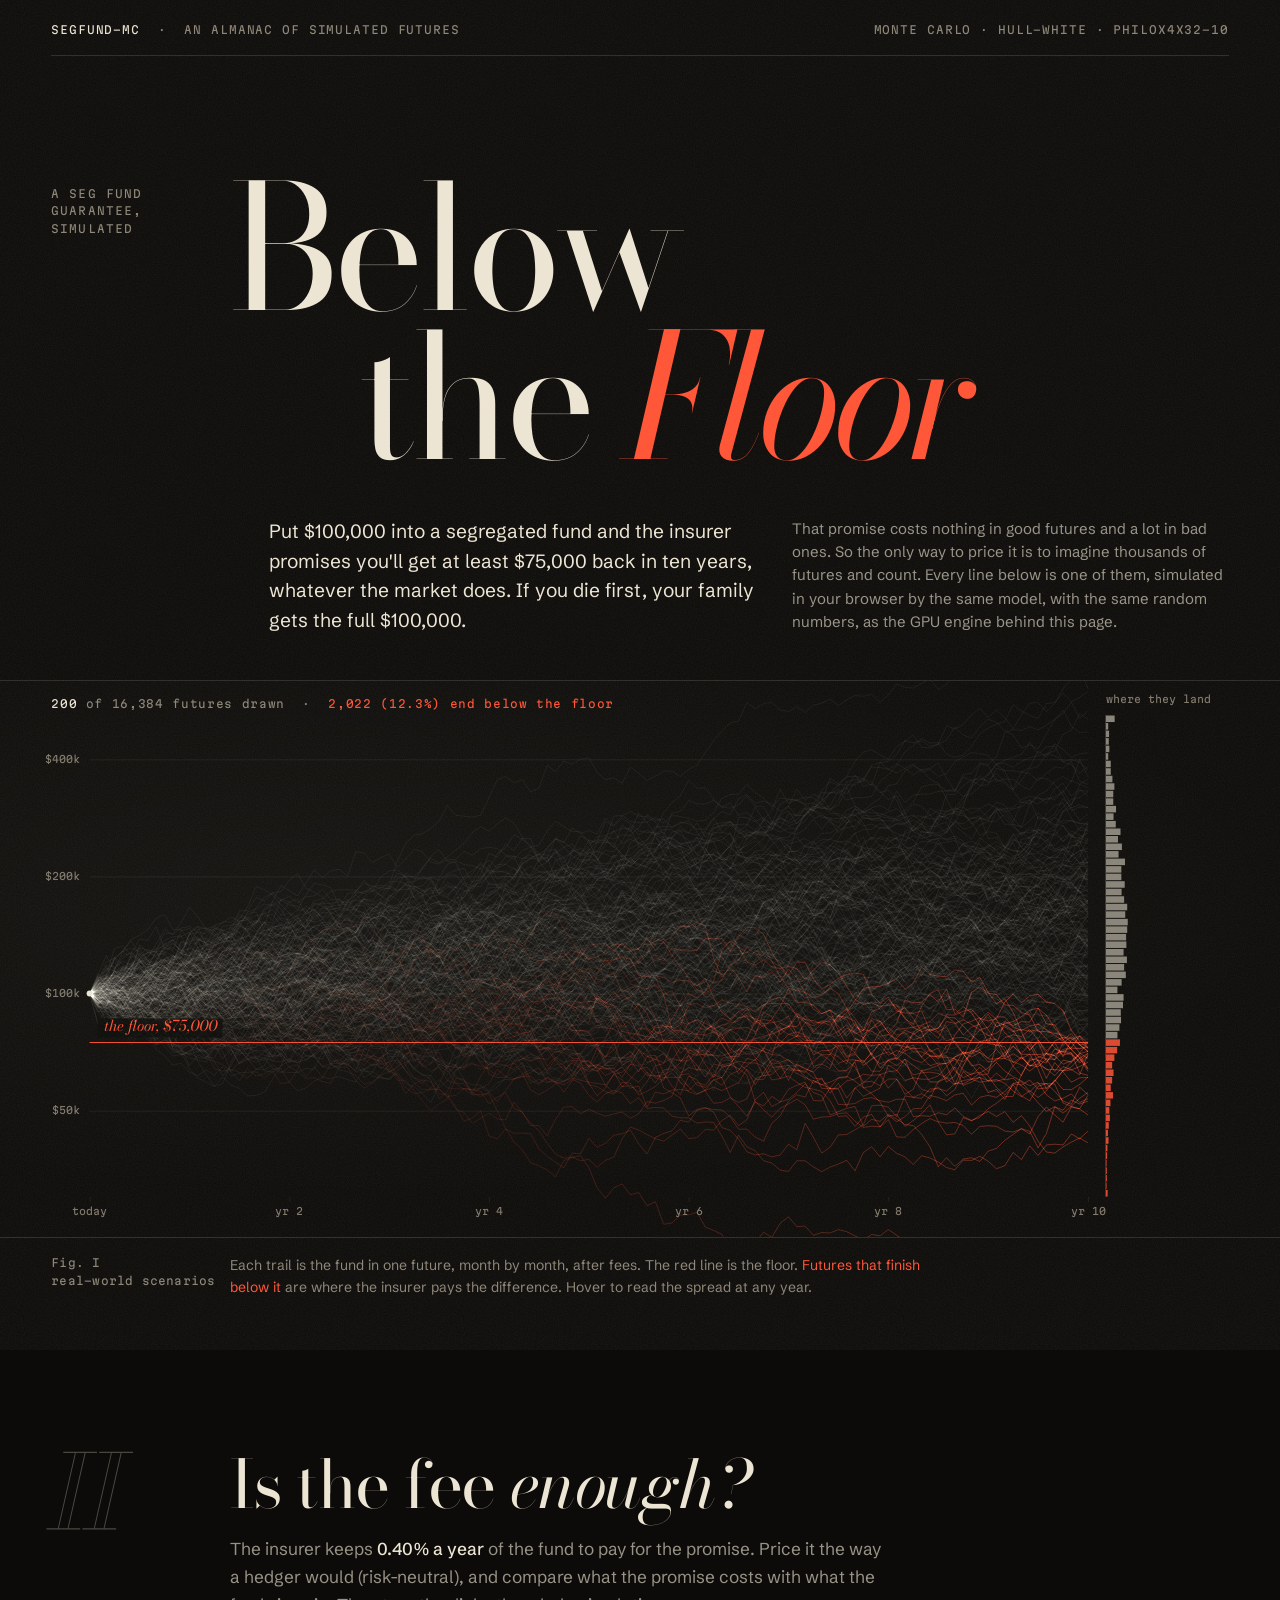
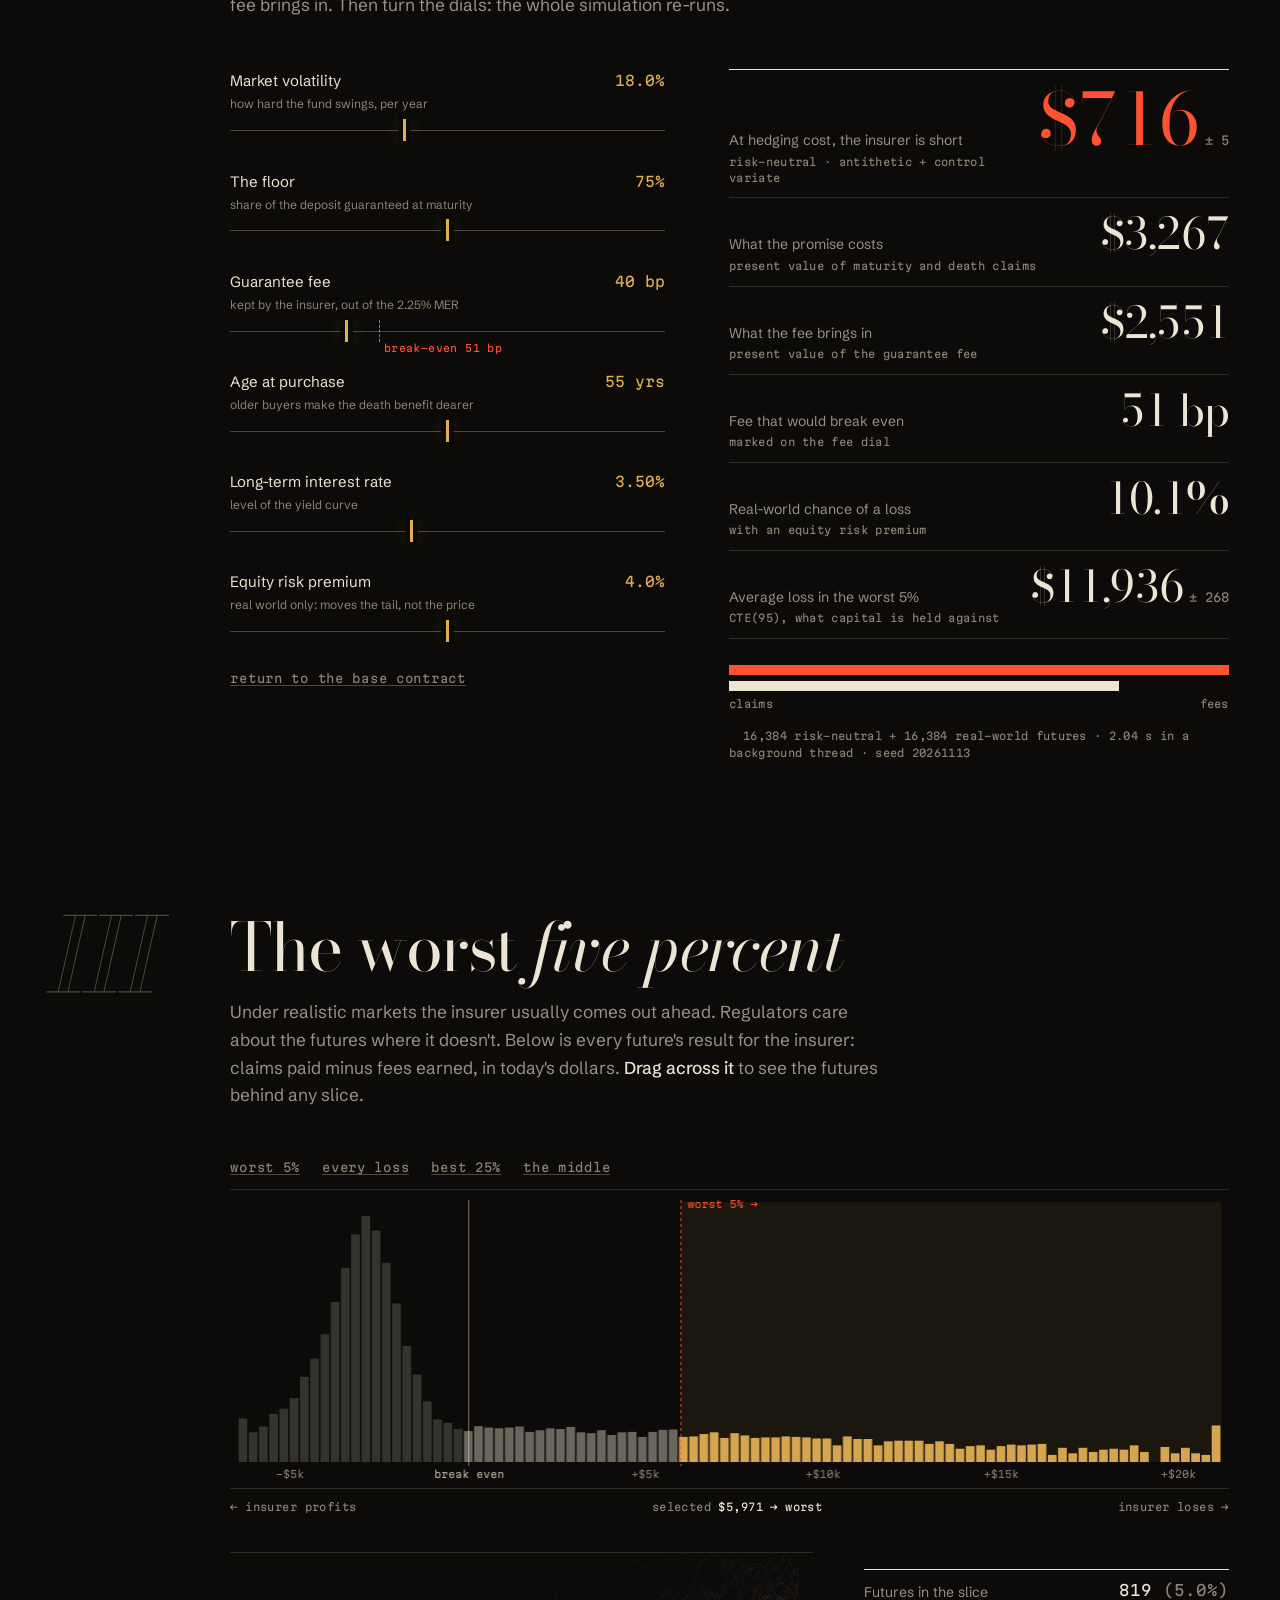
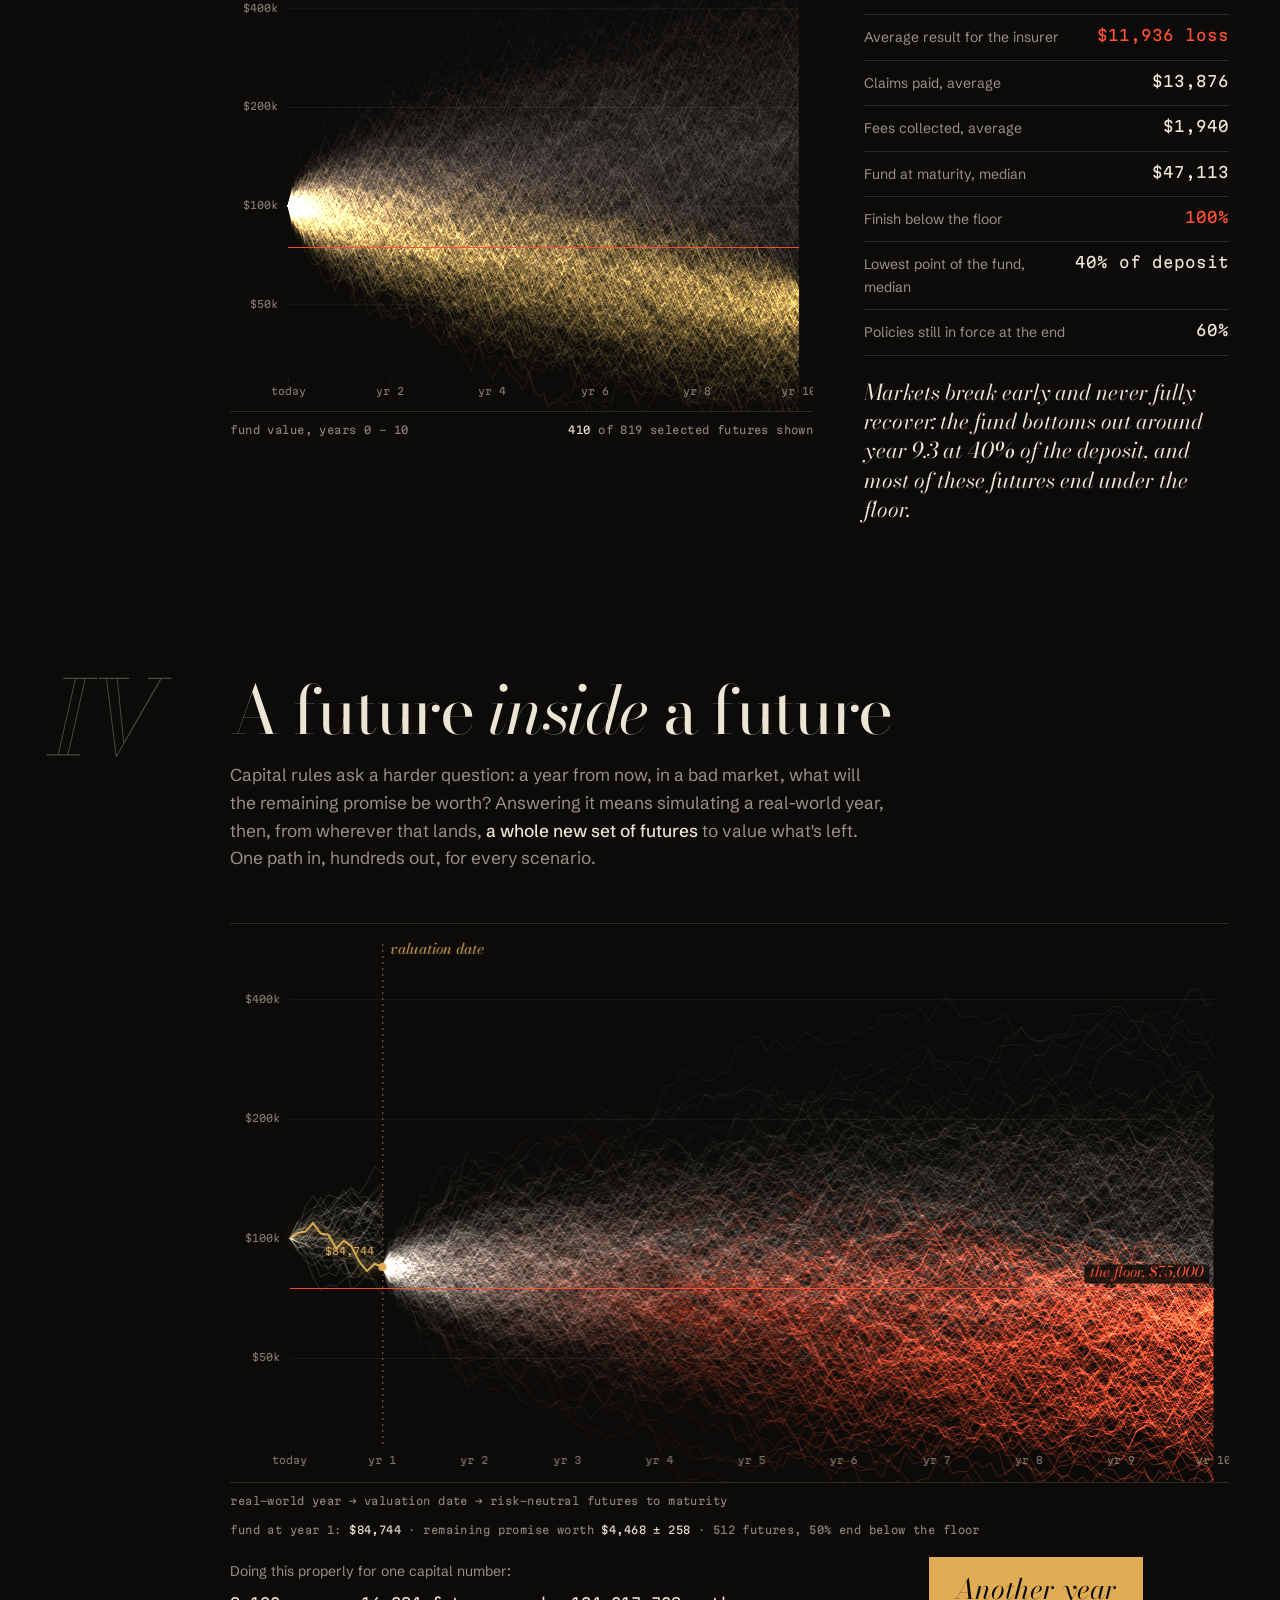
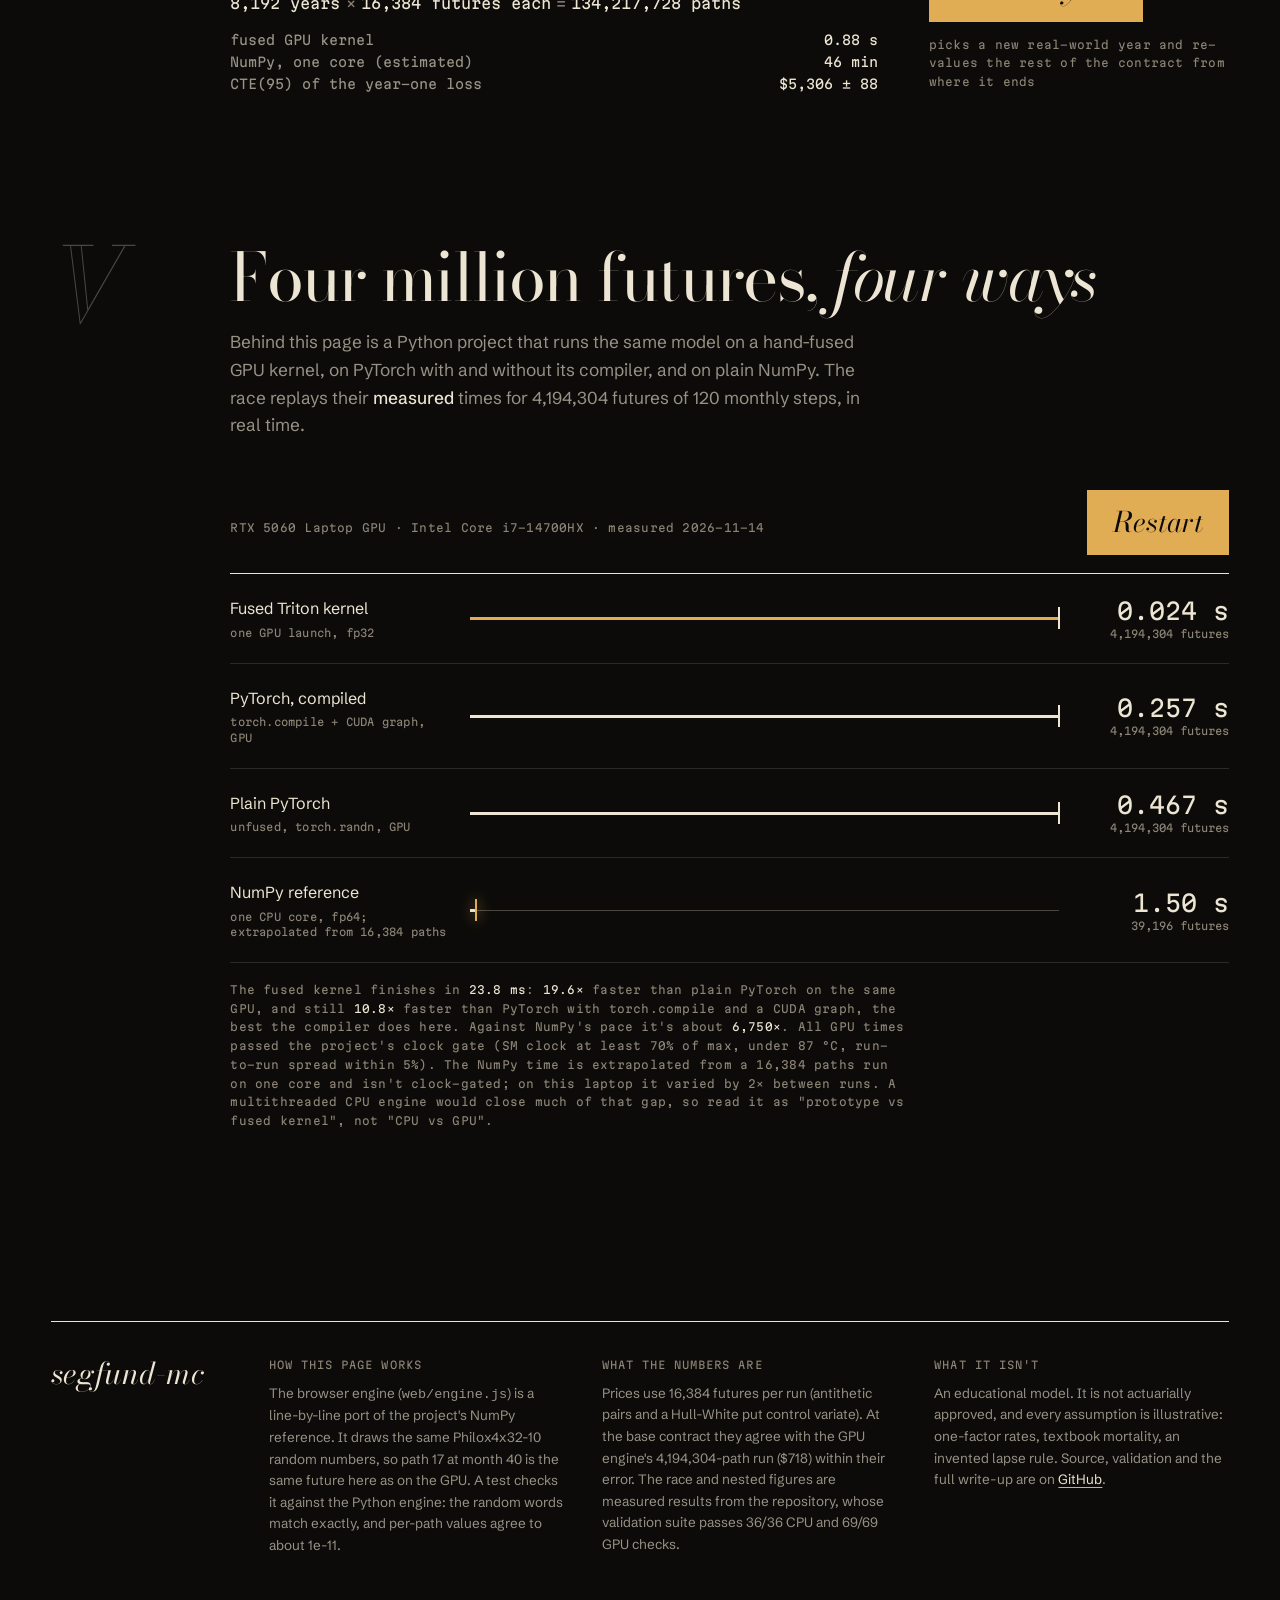
<file: web/index.html>
<!doctype html>
<html lang="en">
<head>
<meta charset="utf-8">
<meta name="viewport" content="width=device-width, initial-scale=1">
<title>Below the Floor</title>
<meta name="description" content="A segregated fund guarantee, simulated across sixteen thousand futures in your browser, with the same model and random numbers as the GPU engine behind it.">
<meta property="og:title" content="Below the Floor">
<meta property="og:description" content="Sixteen thousand simulated futures of a segregated fund guarantee, in your browser.">
<meta property="og:image" content="https://ps12007.github.io/segfund-mc/og.jpg">
<meta property="og:url" content="https://ps12007.github.io/segfund-mc/">
<meta name="twitter:card" content="summary_large_image">
<link rel="preconnect" href="https://fonts.googleapis.com">
<link rel="preconnect" href="https://fonts.gstatic.com" crossorigin>
<link href="https://fonts.googleapis.com/css2?family=Bodoni+Moda:ital,opsz,wght@0,6..96,400..600;1,6..96,400..600&family=Martian+Mono:wght@300;400&family=Schibsted+Grotesk:wght@400;500&display=swap" rel="stylesheet">
<link rel="stylesheet" href="style.css">
<link rel="icon" href="data:image/svg+xml,<svg xmlns='http://www.w3.org/2000/svg' viewBox='0 0 32 32'><rect width='32' height='32' fill='%230c0b09'/><path d='M3 10 Q12 4 16 14 T29 8' stroke='%23ede5d3' fill='none' stroke-width='1.5'/><path d='M3 22 H29' stroke='%23ff5233' stroke-width='1.5'/></svg>">
</head>
<body>

<div class="wrap">
  <div class="strip">
    <span><b>segfund-mc</b> &nbsp;·&nbsp; an almanac of simulated futures</span>
    <span>Monte Carlo · Hull-White · Philox4x32-10</span>
  </div>

  <header class="masthead">
    <div class="kicker">A seg fund<br>guarantee,<br>simulated</div>
    <h1><span class="line"><span>Below</span></span><span class="line"><span>the <em>Floor</em></span></span></h1>
  </header>

  <div class="dek fade-in">
    <div></div>
    <p>Put $100,000 into a segregated fund and the insurer promises you'll get at least $75,000 back in ten years, whatever the market does. If you die first, your family gets the full $100,000.</p>
    <p>That promise costs nothing in good futures and a lot in bad ones. So the only way to price it is to imagine thousands of futures and count. Every line below is one of them, simulated in your browser by the same model, with the same random numbers, as the GPU engine behind this page.</p>
  </div>

  <!-- I. the exposure -->
  <figure class="exposure" id="exposure" style="margin-top:0;margin-bottom:0">
    <canvas id="hero" role="img" aria-label="Fund value over ten years across thousands of simulated futures, with the guarantee floor at 75,000 dollars"></canvas>
    <div class="tally" id="tally">&nbsp;</div>
  </figure>
  <div class="caption-under">
    <div class="margin-note">Fig. I<br>real-world scenarios</div>
    <p id="hero-caption">Each trail is the fund in one future, month by month, after fees. The red line is the floor. <span class="red">Futures that finish below it</span> are where the insurer pays the difference. Hover to read the spread at any year.</p>
  </div>

  <!-- II. dials & ledger -->
  <section class="chapter" id="dials">
    <div class="numeral" aria-hidden="true">II</div>
    <div>
      <h2>Is the fee <em>enough?</em></h2>
      <p class="lede">The insurer keeps <strong>0.40% a year</strong> of the fund to pay for the promise. Price it the way a hedger would (risk-neutral), and compare what the promise costs with what the fee brings in. Then turn the dials: the whole simulation re-runs.</p>

      <div class="dials-ledger">
        <div class="dials" id="dial-list"></div>

        <div>
          <div class="ledger" id="ledger">
            <div class="row big"><div class="what">At hedging cost, the insurer is short<small id="l-net-note">risk-neutral · antithetic + control variate</small></div><div class="fig" id="l-net">—</div></div>
            <div class="row"><div class="what">What the promise costs<small>present value of maturity and death claims</small></div><div class="fig" id="l-claims">—</div></div>
            <div class="row"><div class="what">What the fee brings in<small>present value of the guarantee fee</small></div><div class="fig" id="l-fees">—</div></div>
            <div class="row"><div class="what">Fee that would break even<small>marked on the fee dial</small></div><div class="fig" id="l-be">—</div></div>
            <div class="row"><div class="what">Real-world chance of a loss<small>with an equity risk premium</small></div><div class="fig" id="l-ploss">—</div></div>
            <div class="row"><div class="what">Average loss in the worst 5%<small>CTE(95), what capital is held against</small></div><div class="fig" id="l-cte">—</div></div>
          </div>
          <div class="balance" aria-hidden="true">
            <div class="bar claims"><span id="b-claims"></span></div>
            <div class="bar fees"><span id="b-fees"></span></div>
            <div class="legend"><span>claims</span><span>fees</span></div>
          </div>
          <div class="status" id="status"><span class="dot"></span><span id="status-text">warming up the engine…</span></div>
        </div>
      </div>
    </div>
  </section>

  <!-- III. the tail -->
  <section class="chapter" id="tail">
    <div class="numeral" aria-hidden="true">III</div>
    <div>
      <h2>The worst <em>five percent</em></h2>
      <p class="lede">Under realistic markets the insurer usually comes out ahead. Regulators care about the futures where it doesn't. Below is every future's result for the insurer: claims paid minus fees earned, in today's dollars. <strong>Drag across it</strong> to see the futures behind any slice.</p>

      <div class="presets">
        <button class="textbtn" data-sel="worst5">worst 5%</button>
        <button class="textbtn" data-sel="loss">every loss</button>
        <button class="textbtn" data-sel="best">best 25%</button>
        <button class="textbtn" data-sel="middle">the middle</button>
      </div>
      <div class="plate hist" id="hist-plate"><canvas id="hist" role="img" aria-label="Histogram of the insurer's result per future; drag to select"></canvas></div>
      <div class="plate-label"><span>← insurer profits</span><span id="hist-label">&nbsp;</span><span>insurer loses →</span></div>

      <div class="tail-grid">
        <div>
          <div class="plate paths"><canvas id="slice" role="img" aria-label="Fund paths of the selected futures"></canvas></div>
          <div class="plate-label"><span>fund value, years 0 – 10</span><span id="slice-label">&nbsp;</span></div>
        </div>
        <div>
          <dl class="facts" id="facts"></dl>
          <p class="story" id="story">&nbsp;</p>
        </div>
      </div>
    </div>
  </section>

  <!-- IV. nested -->
  <section class="chapter" id="nested">
    <div class="numeral" aria-hidden="true">IV</div>
    <div>
      <h2>A future <em>inside</em> a future</h2>
      <p class="lede">Capital rules ask a harder question: a year from now, in a bad market, what will the remaining promise be worth? Answering it means simulating a real-world year, then, from wherever that lands, <strong>a whole new set of futures</strong> to value what's left. One path in, hundreds out, for every scenario.</p>

      <div class="plate tree"><canvas id="tree" role="img" aria-label="One real-world year, then a fan of risk-neutral futures from its end point"></canvas></div>
      <div class="plate-label"><span>real-world year → valuation date → risk-neutral futures to maturity</span><span id="tree-label">&nbsp;</span></div>

      <div class="nested-grid">
        <div class="cost" id="cost"></div>
        <div style="display:grid;gap:14px;justify-items:start">
          <button class="go" id="reroll">Another year</button>
          <span class="margin-note">picks a new real-world year and re-values the rest of the contract from where it ends</span>
        </div>
      </div>
    </div>
  </section>

  <!-- V. the race -->
  <section class="chapter" id="race">
    <div class="numeral" aria-hidden="true">V</div>
    <div>
      <h2>Four million futures, <em>four ways</em></h2>
      <p class="lede">Behind this page is a Python project that runs the same model on a hand-fused GPU kernel, on PyTorch with and without its compiler, and on plain NumPy. The race replays their <strong>measured</strong> times for 4,194,304 futures of 120 monthly steps, in real time.</p>

      <div class="race-head">
        <span class="margin-note" id="race-meta"></span>
        <button class="go" id="go">Start the race</button>
      </div>
      <div class="race" id="lanes"></div>
      <p class="ratio" id="ratio"></p>
    </div>
  </section>

  <footer class="colophon">
    <div class="sig">segfund&#8209;mc</div>
    <div>
      <h3>How this page works</h3>
      <p>The browser engine (<code>web/engine.js</code>) is a line-by-line port of the project's NumPy reference. It draws the same Philox4x32-10 random numbers, so path 17 at month 40 is the same future here as on the GPU. A test checks it against the Python engine: the random words match exactly, and per-path values agree to about 1e-11.</p>
    </div>
    <div>
      <h3>What the numbers are</h3>
      <p id="colo-numbers">Prices use 16,384 futures per run (antithetic pairs and a Hull-White put control variate). The race and nested figures are measured results from the repository, not computed here.</p>
    </div>
    <div>
      <h3>What it isn't</h3>
      <p>An educational model. It is not actuarially approved, and every assumption is illustrative: one-factor rates, textbook mortality, an invented lapse rule. Source, validation and the full write-up are on <a href="https://github.com/PS12007/segfund-mc">GitHub</a>.</p>
    </div>
  </footer>
</div>

<script src="engine.js"></script>
<script src="data.js"></script>
<script src="app.js"></script>
</body>
</html>
</file>
<file: web/style.css>
/* Below the Floor: a night exposure of simulated futures.
   Warm black, bone-white light trails, cinnabar for losses, brass for whatever you touch. */

:root {
  --night: #0c0b09;
  --soot: #141210;
  --ember: #1c1916;
  --bone: #ede5d3;
  --bone-dim: rgba(237, 229, 211, 0.62);
  --ash: #8c8476;
  --hair: rgba(237, 229, 211, 0.14);
  --hair-strong: rgba(237, 229, 211, 0.28);
  --cinnabar: #ff5233;
  --cinnabar-dim: rgba(255, 82, 51, 0.16);
  --brass: #e0ad55;
  --brass-dim: rgba(224, 173, 85, 0.18);

  --display: "Bodoni Moda", "Didot", "Bodoni 72", Georgia, serif;
  --text: "Schibsted Grotesk", "Helvetica Neue", Helvetica, sans-serif;
  --mono: "Martian Mono", "SFMono-Regular", Consolas, monospace;

  --gutter: clamp(16px, 4vw, 56px);
  --margin-col: clamp(0px, 14vw, 210px);
  --max: 1320px;
}

* { box-sizing: border-box; }
html { background: var(--night); color-scheme: dark; }
body {
  margin: 0;
  background: var(--night);
  color: var(--bone);
  font: 400 17px/1.6 var(--text);
  -webkit-font-smoothing: antialiased;
  text-rendering: optimizeLegibility;
  overflow-x: hidden;
}

/* film grain over everything, very quiet */
body::after {
  content: "";
  position: fixed; inset: -50%;
  pointer-events: none; z-index: 50;
  opacity: 0.07;
  background-image: url("data:image/svg+xml;utf8,<svg xmlns='http://www.w3.org/2000/svg' width='220' height='220'><filter id='n'><feTurbulence type='fractalNoise' baseFrequency='0.9' numOctaves='2' stitchTiles='stitch'/><feColorMatrix values='0 0 0 0 1  0 0 0 0 0.95  0 0 0 0 0.85  0 0 0 0.9 0'/></filter><rect width='100%' height='100%' filter='url(%23n)'/></svg>");
  animation: grain 1.2s steps(6) infinite;
}
@keyframes grain {
  0% { transform: translate(0, 0); } 20% { transform: translate(-3%, 2%); }
  40% { transform: translate(2%, -3%); } 60% { transform: translate(-2%, -1%); }
  80% { transform: translate(3%, 3%); } 100% { transform: translate(0, 0); }
}

::selection { background: var(--brass); color: var(--night); }
a { color: var(--bone); text-decoration-color: var(--brass); text-underline-offset: 3px; text-decoration-thickness: 1px; }
a:hover { color: var(--brass); }

.wrap { max-width: var(--max); margin: 0 auto; padding: 0 var(--gutter); }

/* ------------------------------------------------------------------ masthead */
.strip {
  display: flex; justify-content: space-between; gap: 16px; flex-wrap: wrap;
  padding: 22px 0 18px;
  border-bottom: 1px solid var(--hair);
  font: 400 11px/1.4 var(--mono);
  letter-spacing: 0.08em; text-transform: uppercase; color: var(--ash);
}
.strip b { color: var(--bone); font-weight: 400; }

.masthead {
  display: grid;
  grid-template-columns: var(--margin-col) minmax(0, 1fr);
  padding: clamp(48px, 9vw, 120px) 0 clamp(28px, 4vw, 48px);
}
.masthead .kicker {
  font: 400 11px/1.6 var(--mono); letter-spacing: 0.1em; text-transform: uppercase; color: var(--ash);
  padding-top: 1.2em;
}
h1 {
  margin: 0;
  font: 400 clamp(64px, 13.5vw, 196px)/0.84 var(--display);
  font-optical-sizing: auto;
  letter-spacing: -0.035em;
}
h1 em { font-style: italic; color: var(--cinnabar); letter-spacing: -0.045em; }
h1 .line { display: block; overflow: hidden; padding: 0.02em 0 0.16em; margin-bottom: -0.16em; }
h1 .line > span { display: inline-block; animation: rise 1.2s cubic-bezier(.2, .7, .1, 1) both; }
h1 .line:nth-child(2) > span { animation-delay: .12s; padding-left: clamp(40px, 10vw, 180px); }
@keyframes rise { from { transform: translateY(105%); } to { transform: none; } }

.dek {
  display: grid; grid-template-columns: var(--margin-col) minmax(0, 1fr) minmax(0, 0.9fr);
  gap: 0 clamp(20px, 3vw, 48px);
  padding-bottom: clamp(28px, 4vw, 44px);
}
.dek p { margin: 0; font-size: clamp(18px, 1.5vw, 21px); line-height: 1.55; color: var(--bone); max-width: 36em; }
.dek p + p { color: var(--bone-dim); font-size: 15px; }
.fade-in { animation: fade 1.4s .5s both; }
@keyframes fade { from { opacity: 0; transform: translateY(8px); } to { opacity: 1; transform: none; } }

/* ------------------------------------------------------------------ the exposure (hero) */
.exposure {
  position: relative;
  height: clamp(380px, 62vh, 680px);
  margin: 0 calc(-1 * var(--gutter));
  border-top: 1px solid var(--hair); border-bottom: 1px solid var(--hair);
  background:
    radial-gradient(120% 90% at 30% 40%, rgba(237, 229, 211, 0.035), transparent 60%),
    var(--night);
}
.exposure canvas, .plate canvas { position: absolute; inset: 0; width: 100%; height: 100%; display: block; }
.exposure .tally {
  position: absolute; left: var(--gutter); top: 14px;
  font: 400 11px/1.6 var(--mono); letter-spacing: 0.06em; color: var(--ash);
  pointer-events: none;
}
.exposure .tally b { color: var(--bone); font-weight: 400; }
.exposure .tally .red { color: var(--cinnabar); }
.caption-under {
  display: grid; grid-template-columns: var(--margin-col) minmax(0, 1fr);
  padding: 16px 0 0; font-size: 14px; color: var(--ash);
}
.caption-under p { margin: 0; max-width: 52em; }
.caption-under .red { color: var(--cinnabar); }

/* ------------------------------------------------------------------ chapters */
.chapter {
  display: grid;
  grid-template-columns: var(--margin-col) minmax(0, 1fr);
  padding: clamp(80px, 12vw, 160px) 0 0;
}
.numeral {
  font: italic 400 clamp(56px, 8vw, 120px)/0.8 var(--display);
  color: transparent;
  -webkit-text-stroke: 1px var(--hair-strong);
  user-select: none;
}
.chapter h2 {
  margin: 0 0 18px;
  font: 400 clamp(38px, 5.2vw, 76px)/0.98 var(--display);
  letter-spacing: -0.025em;
  max-width: 14em;
}
.chapter h2 em { font-style: italic; }
.chapter .lede { font-size: clamp(17px, 1.35vw, 19px); color: var(--bone-dim); max-width: 38em; margin: 0 0 clamp(32px, 4vw, 56px); }
.chapter .lede strong { color: var(--bone); font-weight: 500; }

.margin-note {
  font: 400 11px/1.7 var(--mono); color: var(--ash); letter-spacing: 0.02em;
}

/* ------------------------------------------------------------------ II: the dials and the ledger */
.dials-ledger {
  display: grid;
  grid-template-columns: minmax(0, 1fr) minmax(0, 1.15fr);
  gap: clamp(32px, 5vw, 88px);
  align-items: start;
}
.dials { display: grid; gap: 26px; }
.dial { display: grid; grid-template-columns: 1fr auto; align-items: baseline; gap: 4px 16px; }
.dial label { font-size: 15px; color: var(--bone); }
.dial label small { display: block; font-size: 12px; color: var(--ash); margin-top: 1px; }
.dial output { font: 400 14px var(--mono); color: var(--brass); min-width: 6ch; text-align: right; }
.dial .track { grid-column: 1 / -1; position: relative; height: 26px; }
.dial .mark {
  position: absolute; top: 2px; bottom: 2px; width: 0; border-left: 1px dashed var(--cinnabar);
  pointer-events: none; transition: left .5s cubic-bezier(.2, .7, .1, 1), opacity .3s;
}
.dial .mark::after {
  content: attr(data-label); position: absolute; top: 22px; left: 4px; white-space: nowrap;
  font: 400 10px var(--mono); color: var(--cinnabar); letter-spacing: 0.04em;
}
.dial .home {
  position: absolute; top: 9px; width: 1px; height: 8px; background: var(--ash); pointer-events: none;
}

input[type=range] {
  -webkit-appearance: none; appearance: none;
  width: 100%; height: 26px; margin: 0; background: transparent; cursor: ew-resize;
  position: relative; z-index: 1;
}
input[type=range]::-webkit-slider-runnable-track { height: 1px; background: var(--hair-strong); }
input[type=range]::-moz-range-track { height: 1px; background: var(--hair-strong); }
input[type=range]::-webkit-slider-thumb {
  -webkit-appearance: none; width: 3px; height: 22px; margin-top: -11px;
  background: var(--brass); border: 0; border-radius: 0;
  box-shadow: 0 0 0 5px rgba(12, 11, 9, 0.9), 0 0 18px rgba(224, 173, 85, 0.45);
  transition: height .15s, margin-top .15s;
}
input[type=range]::-moz-range-thumb {
  width: 3px; height: 22px; background: var(--brass); border: 0; border-radius: 0;
  box-shadow: 0 0 0 5px rgba(12, 11, 9, 0.9), 0 0 18px rgba(224, 173, 85, 0.45);
}
input[type=range]:active::-webkit-slider-thumb { height: 26px; margin-top: -13px; }
input[type=range]:focus-visible { outline: none; }
input[type=range]:focus-visible::-webkit-slider-thumb { box-shadow: 0 0 0 5px rgba(12, 11, 9, 0.9), 0 0 0 7px var(--brass); }

.textbtn {
  justify-self: start;
  background: none; border: 0; padding: 0; cursor: pointer;
  font: 400 12px var(--mono); letter-spacing: 0.06em; color: var(--ash);
  border-bottom: 1px solid var(--hair-strong);
}
.textbtn:hover { color: var(--brass); border-color: var(--brass); }

.ledger { border-top: 1px solid var(--bone); }
.ledger .row {
  display: grid; grid-template-columns: minmax(0, 1fr) auto; align-items: baseline; gap: 16px;
  padding: 14px 0 12px; border-bottom: 1px solid var(--hair);
}
.ledger .row .what { font-size: 14px; color: var(--bone-dim); }
.ledger .row .what small { display: block; font: 400 10.5px/1.5 var(--mono); color: var(--ash); letter-spacing: 0.03em; margin-top: 2px; }
.ledger .fig {
  font: 400 clamp(30px, 3.4vw, 50px)/1 var(--display); letter-spacing: -0.02em;
  font-variant-numeric: lining-nums tabular-nums; text-align: right;
  transition: color .4s;
}
.ledger .fig .pm { font: 400 12px var(--mono); color: var(--ash); letter-spacing: 0; margin-left: 6px; }
.ledger .row.big .fig { font-size: clamp(44px, 5.6vw, 84px); }
.ledger .row.big .fig.red { color: var(--cinnabar); }
.ledger .row.big .fig.bone { color: var(--bone); }
.ledger .busy { color: var(--ash); }

.balance { margin: 26px 0 6px; }
.balance .bar { position: relative; height: 10px; margin: 6px 0; }
.balance .bar span { position: absolute; left: 0; top: 0; bottom: 0; transition: width .6s cubic-bezier(.2, .7, .1, 1); }
.balance .claims span { background: var(--cinnabar); }
.balance .fees span { background: var(--bone); }
.balance .legend { display: flex; justify-content: space-between; font: 400 10.5px var(--mono); color: var(--ash); letter-spacing: 0.03em; }
.status { font: 400 10.5px/1.6 var(--mono); color: var(--ash); margin-top: 18px; letter-spacing: 0.03em; min-height: 3.2em; }
.status .dot { display: inline-block; width: 6px; height: 6px; background: var(--brass); margin-right: 8px; vertical-align: 1px; opacity: 0; }
.status.working .dot { animation: blink .7s infinite alternate; }
@keyframes blink { from { opacity: .15; } to { opacity: 1; } }

/* ------------------------------------------------------------------ plates (canvas figures) */
.plate { position: relative; border-top: 1px solid var(--hair); border-bottom: 1px solid var(--hair); }
.plate.hist { height: clamp(220px, 28vw, 300px); cursor: crosshair; touch-action: none; }
.plate.paths { height: clamp(300px, 40vw, 460px); }
.plate.tree { height: clamp(360px, 52vw, 560px); }
.plate-label {
  display: flex; justify-content: space-between; gap: 12px; flex-wrap: wrap;
  padding: 10px 0 0; font: 400 10.5px/1.6 var(--mono); color: var(--ash); letter-spacing: 0.04em;
}
.plate-label b { color: var(--bone); font-weight: 400; }

.tail-grid { display: grid; grid-template-columns: minmax(0, 1.6fr) minmax(0, 1fr); gap: clamp(24px, 4vw, 64px); margin-top: 36px; }
.facts { border-top: 1px solid var(--bone); }
.facts div { display: grid; grid-template-columns: 1fr auto; gap: 12px; padding: 11px 0; border-bottom: 1px solid var(--hair); font-size: 14px; color: var(--bone-dim); }
.facts dd, .facts dt { margin: 0; }
.facts dd { font: 400 15px var(--mono); color: var(--bone); text-align: right; }
.facts dd.brass { color: var(--brass); }
.facts dd.red { color: var(--cinnabar); }
.story { font-family: var(--display); font-style: italic; font-size: clamp(19px, 1.7vw, 24px); line-height: 1.35; margin: 22px 0 0; color: var(--bone); }

.presets { display: flex; gap: 22px; flex-wrap: wrap; margin: 0 0 14px; }

/* ------------------------------------------------------------------ IV nested */
.nested-grid { display: grid; grid-template-columns: minmax(0, 1fr) minmax(0, 300px); gap: clamp(24px, 4vw, 64px); align-items: end; margin-top: 18px; }
.cost { font-size: 14px; color: var(--bone-dim); }
.cost .eq { font: 400 clamp(13px, 1.15vw, 16px)/1.6 var(--mono); color: var(--bone); margin: 10px 0 16px; }
.cost .eq .x { color: var(--ash); padding: 0 .35em; }
.cost .vs { display: grid; grid-template-columns: auto 1fr; gap: 6px 14px; font: 400 13px var(--mono); }
.cost .vs .t { color: var(--bone); text-align: right; }

/* ------------------------------------------------------------------ V race */
.race { border-top: 1px solid var(--bone); }
.lane { display: grid; grid-template-columns: minmax(0, 220px) minmax(0, 1fr) minmax(0, 150px); gap: 20px; align-items: center; padding: 22px 0; border-bottom: 1px solid var(--hair); }
.lane .who { font-size: 16px; }
.lane .who small { display: block; font: 400 10.5px/1.5 var(--mono); color: var(--ash); letter-spacing: 0.02em; margin-top: 3px; }
.lane .road { position: relative; height: 22px; }
.lane .road::before { content: ""; position: absolute; left: 0; right: 0; top: 50%; height: 1px; background: var(--hair-strong); }
.lane .fill { position: absolute; left: 0; top: calc(50% - 1px); height: 3px; width: 0; background: var(--bone); }
.lane .tip { position: absolute; top: 0; bottom: 0; width: 2px; left: 0; background: var(--brass); box-shadow: 0 0 14px var(--brass); }
.lane.done .tip { background: var(--bone); box-shadow: none; }
.lane[data-key=triton] .fill { background: var(--brass); }
.lane .clock { font: 400 clamp(18px, 1.8vw, 24px) var(--mono); text-align: right; font-variant-numeric: tabular-nums; }
.lane .clock small { display: block; font-size: 10.5px; color: var(--ash); margin-top: 2px; }
.race-head { display: flex; justify-content: space-between; align-items: baseline; gap: 18px; flex-wrap: wrap; margin-bottom: 18px; }
.go {
  background: none; color: var(--night); border: 0; cursor: pointer;
  font: 400 italic clamp(22px, 2.2vw, 30px) var(--display);
  padding: 10px 26px 12px; background: var(--brass);
  transition: background .2s, transform .2s;
}
.go:hover { background: var(--bone); }
.go:active { transform: translateY(1px); }
.go[disabled] { background: var(--ember); color: var(--ash); cursor: default; }
.ratio { font: 400 11px/1.7 var(--mono); color: var(--ash); margin-top: 18px; max-width: 62em; letter-spacing: 0.02em; }
.ratio b { color: var(--bone); font-weight: 400; }

/* ------------------------------------------------------------------ colophon */
.colophon {
  display: grid; grid-template-columns: var(--margin-col) repeat(3, minmax(0, 1fr));
  gap: 0 clamp(20px, 3vw, 48px);
  margin-top: clamp(100px, 14vw, 180px); padding: 36px 0 64px;
  border-top: 1px solid var(--bone);
  font-size: 13.5px; color: var(--bone-dim);
}
.colophon h3 { font: 400 10.5px var(--mono); letter-spacing: 0.1em; text-transform: uppercase; color: var(--ash); margin: 0 0 12px; }
.colophon p { margin: 0 0 12px; }
.colophon .sig { font: italic 400 30px/1 var(--display); color: var(--bone); }

/* ------------------------------------------------------------------ reveal on scroll */
.reveal { opacity: 0; transform: translateY(18px); transition: opacity 1s cubic-bezier(.2, .7, .1, 1), transform 1s cubic-bezier(.2, .7, .1, 1); }
.reveal.in { opacity: 1; transform: none; }

/* ------------------------------------------------------------------ narrow screens */
@media (max-width: 900px) {
  :root { --margin-col: 0px; }
  .masthead, .dek, .chapter, .caption-under { grid-template-columns: minmax(0, 1fr); }
  .masthead .kicker { padding: 0 0 18px; }
  .dek { gap: 14px; }
  .numeral { font-size: 64px; margin-bottom: 8px; }
  .dials-ledger, .tail-grid, .nested-grid { grid-template-columns: minmax(0, 1fr); }
  .lane { grid-template-columns: minmax(0, 1fr) auto; }
  .lane .road { grid-column: 1 / -1; grid-row: 2; }
  .colophon { grid-template-columns: minmax(0, 1fr); gap: 24px; }
}

@media (prefers-reduced-motion: reduce) {
  *, *::before, *::after { animation: none !important; transition: none !important; }
  .reveal { opacity: 1; transform: none; }
}
</file>
